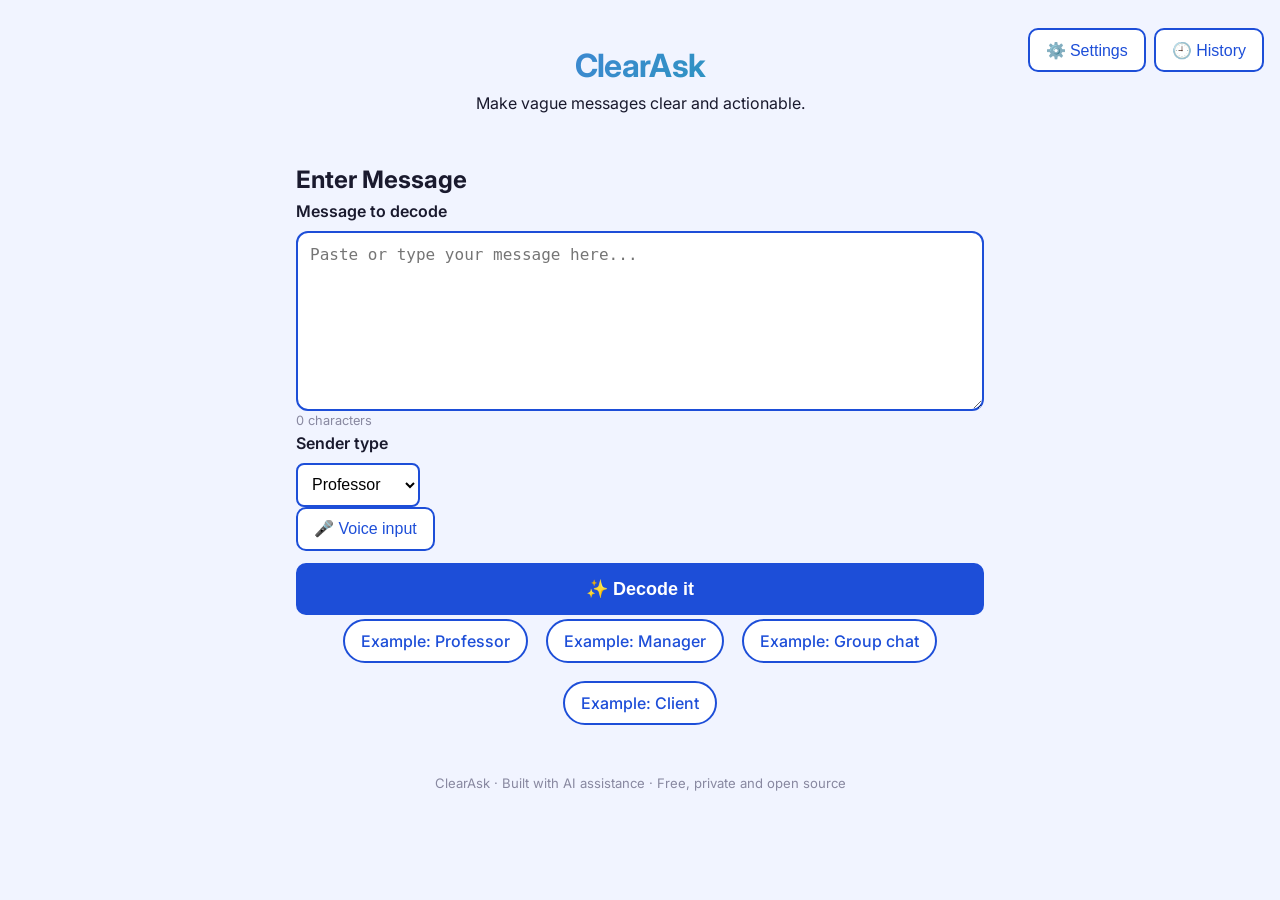
<file: index.html>
<!DOCTYPE html>
<html lang="en">
<head>
  <meta charset="UTF-8" />
  <meta name="viewport" content="width=device-width, initial-scale=1.0" />
  <title>ClearAsk – Decode Vague Instructions</title>
  <link rel="stylesheet" href="style.css" />
  <style>
    /* Ensure 44px touch targets for important buttons if not covered by CSS */
    .touch-target { min-height: 44px; min-width: 44px; display: inline-flex; align-items: center; justify-content: center; }
  </style>
</head>
<body>
  <!-- Skip link for keyboard users -->
  <a href="#main-content" class="skip-link">Skip to main content</a>

  <header class="app-header" role="banner">
    <h1>ClearAsk</h1>
    <p>Make vague messages clear and actionable.</p>
    <div class="header-actions" role="toolbar" aria-label="Global actions">
      <button id="settings-btn" class="touch-target" aria-label="Open settings" title="Open settings (S)" type="button">⚙️ Settings</button>
      <button id="history-btn" class="touch-target" aria-label="Open history" title="Open history (H)" type="button">🕘 History</button>
    </div>
  </header>

  <main id="main-content" class="app" role="main">
    <!-- Input Screen -->
    <section id="input-screen" class="screen" aria-labelledby="input-screen-title" tabindex="-1">
      <h2 id="input-screen-title">Enter Message</h2>
      <label for="message-input" class="visually-hidden">Message to decode</label>
      <textarea id="message-input" class="touch-target" rows="6" placeholder="Paste or type your message here..." aria-describedby="char-count"></textarea>
      <div id="char-count" class="char-count" aria-live="polite">0 characters</div>

      <label for="sender-type" class="visually-hidden">Sender type</label>
      <select id="sender-type" class="touch-target" aria-label="Sender type">
        <option value="teacher" selected>Professor</option>
        <option value="manager">Manager</option>
        <option value="group">Group chat</option>
        <option value="client">Client</option>
      </select>

      <div class="input-actions">
        <button id="voice-input-btn" class="touch-target" aria-label="Voice input" title="Voice input (V)">🎤 Voice input</button>
        <button id="decode-btn" class="touch-target" aria-label="Decode it" title="Decode it (Enter)">✨ Decode it</button>
      </div>

      <div class="example-buttons" role="group" aria-label="Load example messages">
        <button class="example-btn touch-target" data-example="professor">Example: Professor</button>
        <button class="example-btn touch-target" data-example="manager">Example: Manager</button>
        <button class="example-btn touch-target" data-example="group">Example: Group chat</button>
        <button class="example-btn touch-target" data-example="client">Example: Client</button>
      </div>
    </section>

    <!-- Results Screen (hidden initially) -->
    <section id="results-screen" class="screen" aria-labelledby="results-screen-title" hidden aria-hidden="true" tabindex="-1">
      <h2 id="results-screen-title">Analysis Results</h2>
      <button id="back-btn" class="touch-target" aria-label="Back to input" title="Back (Esc)">← Back</button>
      <button id="read-all-btn" class="touch-target" aria-label="Read all results aloud" title="Read all (R)">🔊 Read all</button>

      <div id="ai-banner" class="ai-banner" role="status" hidden></div>

      <div class="result-section" id="clarity-section" role="region" aria-labelledby="clarity-section-title">
        <h3 id="clarity-section-title" class="section-title"><span class="section-title-icon">🟢</span>Clarity</h3>
        <div id="clarity-score" class="clarity-badge" role="status"></div>
      </div>

      <div class="result-section" id="highlight-section" role="region" aria-labelledby="highlight-section-title">
        <h3 id="highlight-section-title" class="section-title"><span class="section-title-icon">🔎</span>Highlights</h3>
        <div id="highlighted-text" class="highlighted-message"></div>
      </div>

      <div class="result-section" id="missing-section" role="region" aria-labelledby="missing-section-title">
        <h3 id="missing-section-title" class="section-title"><span class="section-title-icon">⚠️</span>Missing Information</h3>
        <div id="missing-info"></div>
      </div>

      <div class="result-section" id="questions-section" role="region" aria-labelledby="questions-section-title">
        <h3 id="questions-section-title" class="section-title"><span class="section-title-icon">❓</span>Clarifying Questions</h3>
        <div id="clarifying-questions"></div>
      </div>

      <div class="result-section" id="messages-section" role="region" aria-labelledby="messages-section-title">
        <h3 id="messages-section-title" class="section-title"><span class="section-title-icon">💬</span>Message Writer</h3>
        <div id="message-writer"></div>
      </div>

      <div class="result-section" id="assumptions-section" role="region" aria-labelledby="assumptions-section-title">
        <h3 id="assumptions-section-title" class="section-title"><span class="section-title-icon">🧩</span>Safe Assumptions</h3>
        <div id="safe-assumptions"></div>
      </div>

      <div class="result-section" id="simplify-section" role="region" aria-labelledby="simplify-section-title">
        <h3 id="simplify-section-title" class="section-title"><span class="section-title-icon">🛠️</span>Simplify Mode</h3>
        <div id="simplified-view"></div>
      </div>
    </section>

    <!-- Settings Panel (sidebar) -->
    <aside id="settings-panel" class="side-panel" role="dialog" aria-labelledby="settings-panel-title" hidden aria-hidden="true">
      <div class="panel-header">
        <h2 id="settings-panel-title">Settings</h2>
        <button id="settings-close" class="touch-target" aria-label="Close settings" title="Close (Esc)">✖️</button>
      </div>
      <div class="panel-content">
        <div class="settings-group">
          <label for="theme-select">Theme</label>
          <select id="theme-select" class="settings-select" aria-label="Select theme">
            <option value="light">Light</option>
            <option value="dark">Dark</option>
            <option value="high-contrast">High contrast</option>
            <option value="calm">Calm</option>
          </select>
        </div>
        <div class="settings-group">
          <label class="settings-checkbox">
            <input type="checkbox" id="dyslexia-font" /> Dyslexia‑friendly font
          </label>
        </div>
        <div class="settings-group">
          <label for="font-size">Font size: <span id="font-size-value">100%</span></label>
          <input type="range" id="font-size" class="settings-range" min="80" max="150" value="100" />
        </div>
        <div class="settings-group">
          <label for="line-spacing">Line spacing: <span id="line-spacing-value">1.6</span></label>
          <input type="range" id="line-spacing" class="settings-range" min="1" max="2" step="0.1" value="1.6" />
        </div>
        <div class="settings-group">
          <label class="settings-checkbox">
            <input type="checkbox" id="reduced-motion" /> Reduced motion
          </label>
        </div>
        <div class="settings-group" hidden>
          <label class="settings-checkbox">
            <input type="checkbox" id="use-ai-toggle" /> Use AI (requires API key)
          </label>
          <div id="api-key-group" class="api-key-group" hidden>
            <label for="api-key-input">OpenAI API key</label>
            <input type="password" id="api-key-input" class="api-key-input" placeholder="sk-…" autocomplete="off" />
            <p class="api-key-note">Your key is stored only in this browser's localStorage.</p>
          </div>
        </div>
      </div>
    </aside>

    <!-- History Panel (sidebar) -->
    <aside id="history-panel" class="side-panel" role="dialog" aria-labelledby="history-panel-title" hidden aria-hidden="true">
      <div class="panel-header">
        <h2 id="history-panel-title">History</h2>
        <button id="history-close" class="touch-target" aria-label="Close history" title="Close (Esc)">✖️</button>
      </div>
      <div class="panel-content">
        <div class="history-actions">
          <button id="export-btn" class="history-action-btn" aria-label="Export history" title="Export (E)">⬇️ Export</button>
          <button id="import-btn" class="history-action-btn" aria-label="Import history" title="Import (I)">⬆️ Import</button>
          <button id="clear-history-btn" class="history-action-btn danger" aria-label="Clear all history" title="Clear (Del)">🗑️ Clear All</button>
        </div>
        <div id="history-list" class="history-list" role="list"></div>
        <span id="history-badge" class="badge" hidden aria-live="polite"></span>
      </div>
    </aside>

    <!-- Overlay used for side panels -->
    <div id="panel-overlay" class="panel-overlay" hidden aria-hidden="true"></div>

    <!-- ARIA live region for announcements -->
    <div id="sr-announcer" class="sr-announcer" aria-live="assertive" aria-atomic="true" style="position: absolute; width: 1px; height: 1px; overflow: hidden; clip: rect(0 0 0 0);"></div>
  </main>

  <footer class="app-footer" role="contentinfo">
    <p>ClearAsk · Built with AI assistance · Free, private and open source</p>
  </footer>

  <script type="module" src="js/app.js"></script>
</body>
</html>
</file>
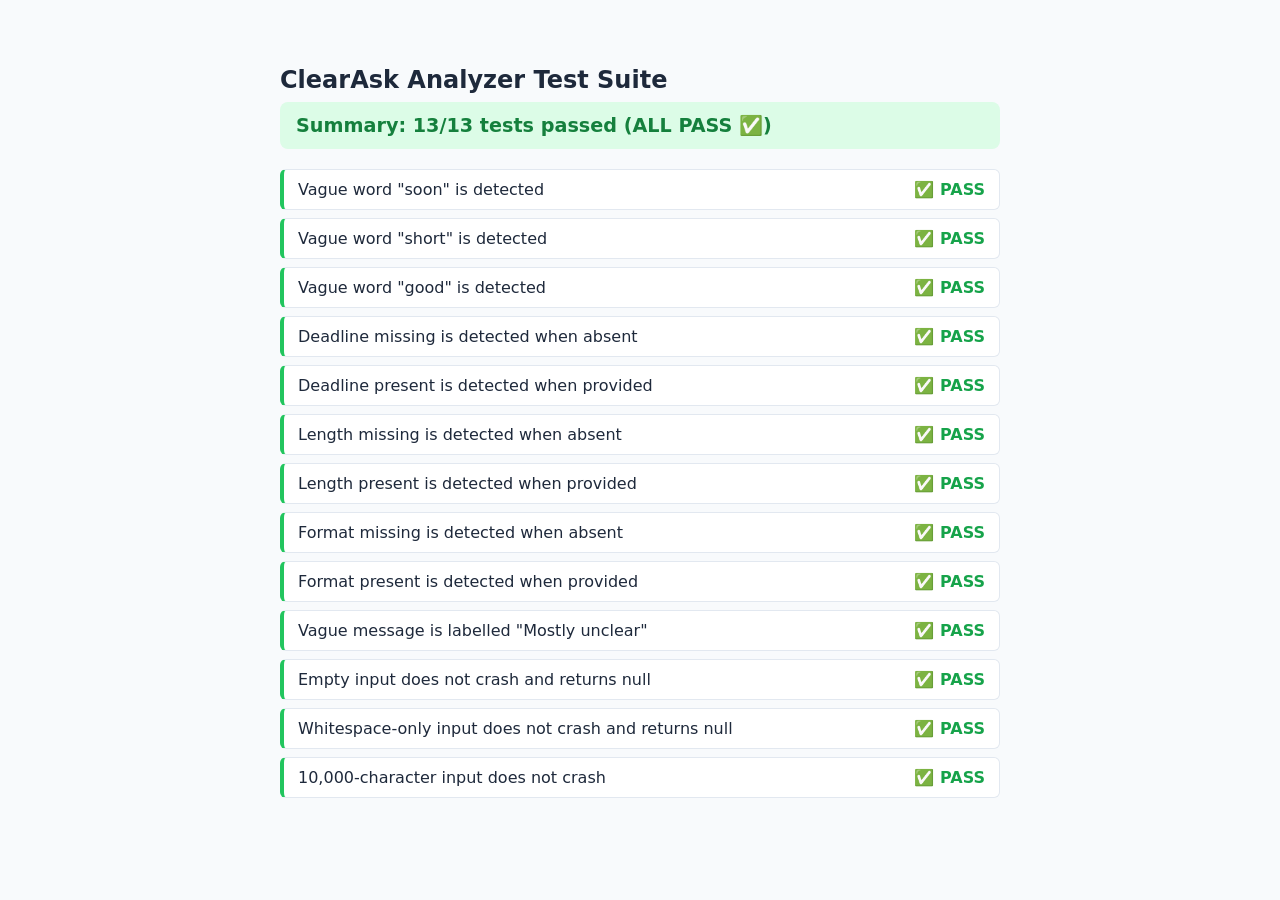
<file: test.html>
<!DOCTYPE html>
<html lang="en">
<head>
  <meta charset="UTF-8" />
  <meta name="viewport" content="width=device-width, initial-scale=1.0" />
  <title>ClearAsk Analyzer Tests</title>
  <style>
    body { font-family: system-ui, -apple-system, sans-serif; max-width: 720px; margin: 30px auto; padding: 20px; background: #f8fafc; color: #1e293b; }
    h1 { font-size: 1.5rem; margin-bottom: 8px; }
    .summary { font-size: 1.2rem; font-weight: bold; padding: 12px 16px; border-radius: 8px; margin-bottom: 20px; }
    .summary.all-pass { background: #dcfce7; color: #15803d; }
    .summary.has-fail { background: #fee2e2; color: #b91c1c; }
    .test-list { list-style: none; padding: 0; }
    .test-item { padding: 10px 14px; margin-bottom: 8px; border-radius: 6px; background: #ffffff; border: 1px solid #e2e8f0; display: flex; justify-content: space-between; align-items: center; }
    .test-pass { border-left: 4px solid #22c55e; }
    .test-fail { border-left: 4px solid #ef4444; }
    .badge-pass { color: #16a34a; font-weight: bold; }
    .badge-fail { color: #dc2626; font-weight: bold; }
  </style>
</head>
<body>
  <h1>ClearAsk Analyzer Test Suite</h1>
  <div id="summary" class="summary">Running tests…</div>
  <ul id="test-results" class="test-list"></ul>

  <script type="module">
    import { analyze } from "./js/analyzer.js";

    const results = [];

    function test(name, fn) {
      try {
        const passed = fn();
        results.push({ name, passed: Boolean(passed), error: null });
      } catch (err) {
        results.push({ name, passed: false, error: err.message });
      }
    }

    // 1. Vague word "soon" is detected
    test('Vague word "soon" is detected', () => {
      const res = analyze("Please send this soon.");
      return res && res.vagueMatches.some(m => m.word.toLowerCase() === "soon");
    });

    // 2. Vague word "short" is detected
    test('Vague word "short" is detected', () => {
      const res = analyze("Write a short document for the team.");
      return res && res.vagueMatches.some(m => m.word.toLowerCase() === "short");
    });

    // 3. Vague word "good" is detected
    test('Vague word "good" is detected', () => {
      const res = analyze("It should be of good quality.");
      return res && res.vagueMatches.some(m => m.label === "good" || m.word.toLowerCase().includes("good"));
    });

    // 4. Missing deadline is flagged
    test("Deadline missing is detected when absent", () => {
      const res = analyze("Write a report for the client.");
      const deadline = res.missingInfo.find(i => i.id === "deadline");
      return deadline && !deadline.found;
    });

    // 5. Present deadline is detected
    test("Deadline present is detected when provided", () => {
      const res = analyze("Please submit the report by Friday at 5pm.");
      const deadline = res.missingInfo.find(i => i.id === "deadline");
      return deadline && deadline.found;
    });

    // 6. Missing length is flagged
    test("Length missing is detected when absent", () => {
      const res = analyze("Please submit your essay soon.");
      const len = res.missingInfo.find(i => i.id === "length");
      return len && !len.found;
    });

    // 7. Present length is detected
    test("Length present is detected when provided", () => {
      const res = analyze("Submit a 500 words summary.");
      const len = res.missingInfo.find(i => i.id === "length");
      return len && len.found;
    });

    // 8. Missing format is flagged
    test("Format missing is detected when absent", () => {
      const res = analyze("Send over the notes soon.");
      const fmt = res.missingInfo.find(i => i.id === "format");
      return fmt && !fmt.found;
    });

    // 9. Present format is detected
    test("Format present is detected when provided", () => {
      const res = analyze("Upload the assignment as a PDF file.");
      const fmt = res.missingInfo.find(i => i.id === "format");
      return fmt && fmt.found;
    });

    // 10. Vague message is labelled Mostly unclear
    test('Vague message is labelled "Mostly unclear"', () => {
      const res = analyze("Please write a short essay about a relevant topic soon. Make it good quality.");
      return res && res.clarityLabel === "Mostly unclear";
    });

    // 11. Empty input does not crash
    test("Empty input does not crash and returns null", () => {
      const res1 = analyze("");
      const res2 = analyze(null);
      return res1 === null && res2 === null;
    });

    // 12. Whitespace-only input does not crash
    test("Whitespace-only input does not crash and returns null", () => {
      const res = analyze("     \n\t   ");
      return res === null;
    });

    // 13. 10,000-character input does not crash
    test("10,000-character input does not crash", () => {
      const longText = "Please write a short report soon. ".repeat(300);
      const res = analyze(longText);
      return res && res.vagueMatches.length > 0;
    });

    // Render results
    const listEl = document.getElementById("test-results");
    const summaryEl = document.getElementById("summary");
    let passedCount = 0;

    results.forEach(r => {
      if (r.passed) passedCount++;
      const li = document.createElement("li");
      li.className = "test-item " + (r.passed ? "test-pass" : "test-fail");
      li.innerHTML = `<span>${r.name}</span> <span class="${r.passed ? 'badge-pass' : 'badge-fail'}">${r.passed ? '✅ PASS' : '❌ FAIL'}</span>`;
      listEl.appendChild(li);
    });

    const total = results.length;
    const allPassed = passedCount === total;
    summaryEl.className = "summary " + (allPassed ? "all-pass" : "has-fail");
    summaryEl.textContent = `Summary: ${passedCount}/${total} tests passed (${allPassed ? 'ALL PASS ✅' : 'FAILURES DETECTED ❌'})`;
  </script>
</body>
</html>
</file>
<file: style.css>
/*
 * style.css — ClearAsk styles
 *
 * Design principles:
 *   - Calm, friendly, non-judgmental
 *   - WCAG AA contrast, 44px touch targets
 *   - Mobile-first responsive
 *   - Theming via CSS custom properties
 *   - Visible focus rings, never rely on color alone
 */

/* ── Fonts ────────────────────────────────────────────────── */

@import url("https://fonts.googleapis.com/css2?family=Inter:wght@400;500;600;700&display=swap");

@font-face {
  font-family: "OpenDyslexic";
  src: url("https://cdn.jsdelivr.net/npm/open-dyslexic@1.0.3/woff/OpenDyslexic-Regular.woff") format("woff");
  font-weight: 400;
  font-display: swap;
}

@font-face {
  font-family: "OpenDyslexic";
  src: url("https://cdn.jsdelivr.net/npm/open-dyslexic@1.0.3/woff/OpenDyslexic-Bold.woff") format("woff");
  font-weight: 700;
  font-display: swap;
}

/* ── Theme Variables ──────────────────────────────────────── */

:root {
  /* Light theme (default) */
  --bg-primary: #f0f2ff;
  --bg-secondary: #e8ecff;
  --surface: #ffffff;
  --surface-hover: #f5f6ff;
  --text-primary: #1a1a2e;
  --text-secondary: #555770;
  --text-tertiary: #8888a0;
  --accent: #6C63FF;
  --accent-hover: #5A52D5;
  --accent-light: #ededff;
  --accent-text: #ffffff;
  --success: #00B894;
  --success-bg: #e6f9f3;
  --warning: #e17055;
  --warning-bg: #fff0ec;
  --info: #0984e3;
  --info-bg: #e8f4fd;
  --border: #dfe1f0;
  --border-strong: #c0c4e0;
  --shadow-sm: 0 1px 3px rgba(108, 99, 255, 0.06);
  --shadow-md: 0 4px 16px rgba(108, 99, 255, 0.08);
  --shadow-lg: 0 8px 32px rgba(108, 99, 255, 0.12);
  --radius-sm: 8px;
  --radius-md: 14px;
  --radius-lg: 20px;
  --radius-full: 100px;
  --transition: 0.25s cubic-bezier(0.4, 0, 0.2, 1);

  /* Highlight colors */
  --hl-time: #6C63FF;
  --hl-time-bg: #ededff;
  --hl-quantity: #e17055;
  --hl-quantity-bg: #fff0ec;
  --hl-quality: #00b894;
  --hl-quality-bg: #e6f9f3;
  --hl-scope: #0984e3;
  --hl-scope-bg: #e8f4fd;
  --hl-hedging: #d63031;
  --hl-hedging-bg: #ffe5e5;
  --hl-filler: #636e72;
  --hl-filler-bg: #f0f0f0;

  /* User overrides */
  --user-font-size: 100%;
  --user-line-height: 1.6;

  /* Font */
  --font-body: "Inter", system-ui, -apple-system, sans-serif;
}

/* ── Dark Theme ───────────────────────────────────────────── */

[data-theme="dark"] {
  --bg-primary: #0f0f1a;
  --bg-secondary: #16162a;
  --surface: #1e1e38;
  --surface-hover: #28284a;
  --text-primary: #e8e8f0;
  --text-secondary: #a0a0c0;
  --text-tertiary: #707090;
  --accent: #8b83ff;
  --accent-hover: #a09aff;
  --accent-light: #2a2850;
  --accent-text: #ffffff;
  --success: #55efc4;
  --success-bg: #1a3a30;
  --warning: #ff7675;
  --warning-bg: #3a1a1a;
  --info: #74b9ff;
  --info-bg: #1a2a3a;
  --border: #30305a;
  --border-strong: #4a4a7a;
  --shadow-sm: 0 1px 3px rgba(0, 0, 0, 0.3);
  --shadow-md: 0 4px 16px rgba(0, 0, 0, 0.4);
  --shadow-lg: 0 8px 32px rgba(0, 0, 0, 0.5);
  --hl-time-bg: #2a2850;
  --hl-quantity-bg: #3a2020;
  --hl-quality-bg: #1a3a30;
  --hl-scope-bg: #1a2a3a;
  --hl-hedging-bg: #3a1a1a;
  --hl-filler-bg: #2a2a2a;
}

/* ── High Contrast Theme ──────────────────────────────────── */

[data-theme="high-contrast"] {
  --bg-primary: #000000;
  --bg-secondary: #0a0a0a;
  --surface: #000000;
  --surface-hover: #1a1a1a;
  --text-primary: #ffffff;
  --text-secondary: #e0e0e0;
  --text-tertiary: #c0c0c0;
  --accent: #ffff00;
  --accent-hover: #ffff66;
  --accent-light: #333300;
  --accent-text: #000000;
  --success: #00ff00;
  --success-bg: #003300;
  --warning: #ff4444;
  --warning-bg: #440000;
  --info: #00ccff;
  --info-bg: #002233;
  --border: #ffffff;
  --border-strong: #ffffff;
  --shadow-sm: 0 0 0 1px #fff;
  --shadow-md: 0 0 0 2px #fff;
  --shadow-lg: 0 0 0 3px #fff;
  --hl-time: #ffff00;
  --hl-time-bg: #333300;
  --hl-quantity: #ff6600;
  --hl-quantity-bg: #331a00;
  --hl-quality: #00ff00;
  --hl-quality-bg: #003300;
  --hl-scope: #00ccff;
  --hl-scope-bg: #002233;
  --hl-hedging: #ff4444;
  --hl-hedging-bg: #440000;
  --hl-filler: #cc99ff;
  --hl-filler-bg: #220044;
}

/* ── Calm Theme ───────────────────────────────────────────── */

[data-theme="calm"] {
  --bg-primary: #f5f0eb;
  --bg-secondary: #ece5dc;
  --surface: #fffdf8;
  --surface-hover: #f8f4ee;
  --text-primary: #3d3d3d;
  --text-secondary: #6b6b5e;
  --text-tertiary: #9a9a8c;
  --accent: #7B8F6B;
  --accent-hover: #698060;
  --accent-light: #e8efe0;
  --accent-text: #ffffff;
  --success: #7B8F6B;
  --success-bg: #e8efe0;
  --warning: #c5874f;
  --warning-bg: #faebd7;
  --info: #6b8fa0;
  --info-bg: #e0eff5;
  --border: #d8d0c4;
  --border-strong: #c0b8a8;
  --shadow-sm: 0 1px 3px rgba(100, 80, 50, 0.06);
  --shadow-md: 0 4px 16px rgba(100, 80, 50, 0.08);
  --shadow-lg: 0 8px 32px rgba(100, 80, 50, 0.12);
  --hl-time: #7B8F6B;
  --hl-time-bg: #e8efe0;
  --hl-quantity: #c5874f;
  --hl-quantity-bg: #faebd7;
  --hl-quality: #6b8fa0;
  --hl-quality-bg: #e0eff5;
  --hl-scope: #a07b5f;
  --hl-scope-bg: #f0e0d0;
  --hl-hedging: #b06060;
  --hl-hedging-bg: #f0e0e0;
  --hl-filler: #8a8a7a;
  --hl-filler-bg: #eeeedf;
}

/* ── Dyslexia Font ────────────────────────────────────────── */

.dyslexia-font {
  --font-body: "OpenDyslexic", "Inter", system-ui, sans-serif;
}

/* ── Reduced Motion ───────────────────────────────────────── */

.reduced-motion,
.reduced-motion * {
  animation-duration: 0.01ms !important;
  transition-duration: 0.01ms !important;
}

/* ── Base Reset & Typography ──────────────────────────────── */

*, *::before, *::after {
  box-sizing: border-box;
  margin: 0;
  padding: 0;
}

html {
  font-size: var(--user-font-size);
  scroll-behavior: smooth;
}

body {
  font-family: var(--font-body);
  background: var(--bg-primary);
  color: var(--text-primary);
  line-height: var(--user-line-height);
  min-height: 100vh;
  -webkit-font-smoothing: antialiased;
  -moz-osx-font-smoothing: grayscale;
  overflow-x: hidden;
}

/* ── Skip Link ────────────────────────────────────────────── */

.skip-link {
  position: absolute;
  top: -100px;
  left: 50%;
  transform: translateX(-50%);
  background: var(--accent);
  color: var(--accent-text);
  padding: 12px 24px;
  border-radius: var(--radius-sm);
  font-weight: 600;
  z-index: 10000;
  text-decoration: none;
  transition: top var(--transition);
}

.skip-link:focus {
  top: 12px;
}

/* ── Focus Styles ─────────────────────────────────────────── */

:focus-visible {
  outline: 3px solid var(--accent);
  outline-offset: 3px;
  border-radius: 2px;
}

/* ── Screen Reader Only ───────────────────────────────────── */

.sr-only {
  position: absolute;
  width: 1px;
  height: 1px;
  padding: 0;
  margin: -1px;
  overflow: hidden;
  clip: rect(0, 0, 0, 0);
  white-space: nowrap;
  border: 0;
}

/* ── Background Decoration ────────────────────────────────── */

.bg-decoration {
  position: fixed;
  top: 0;
  left: 0;
  width: 100%;
  height: 100%;
  pointer-events: none;
  z-index: -1;
  overflow: hidden;
}

.bg-blob {
  position: absolute;
  border-radius: 50%;
  filter: blur(80px);
  opacity: 0.12;
  animation: float 20s ease-in-out infinite;
}

.bg-blob:nth-child(1) {
  width: 500px;
  height: 500px;
  background: var(--accent);
  top: -200px;
  right: -100px;
  animation-delay: -5s;
}

.bg-blob:nth-child(2) {
  width: 400px;
  height: 400px;
  background: var(--success);
  bottom: -150px;
  left: -100px;
  animation-delay: -10s;
}

.bg-blob:nth-child(3) {
  width: 300px;
  height: 300px;
  background: var(--info);
  top: 40%;
  right: 30%;
  animation-delay: -15s;
}

@keyframes float {
  0%, 100% { transform: translate(0, 0) scale(1); }
  33% { transform: translate(30px, -30px) scale(1.05); }
  66% { transform: translate(-20px, 20px) scale(0.95); }
}

/* ── App Container ────────────────────────────────────────── */

.app {
  max-width: 860px;
  margin: 0 auto;
  padding: 16px;
  position: relative;
}

/* ── Header ───────────────────────────────────────────────── */

.app-header {
  text-align: center;
  padding: 28px 16px 20px;
  position: relative;
}

.logo {
  display: inline-flex;
  align-items: center;
  gap: 10px;
  margin-bottom: 8px;
}

.logo-icon {
  font-size: 2rem;
  display: flex;
  align-items: center;
  justify-content: center;
  width: 52px;
  height: 52px;
  background: linear-gradient(135deg, var(--accent), var(--accent-hover));
  border-radius: var(--radius-md);
  color: var(--accent-text);
  box-shadow: var(--shadow-md);
}

.app-header h1 {
  font-size: 2rem;
  font-weight: 700;
  background: linear-gradient(135deg, var(--accent), var(--success));
  -webkit-background-clip: text;
  -webkit-text-fill-color: transparent;
  background-clip: text;
  letter-spacing: -0.02em;
}

.tagline {
  color: var(--text-secondary);
  font-size: 0.95rem;
  max-width: 440px;
  margin: 4px auto 0;
}

.header-actions {
  position: absolute;
  top: 28px;
  right: 16px;
  display: flex;
  gap: 8px;
}

.icon-btn {
  display: inline-flex;
  align-items: center;
  justify-content: center;
  width: 44px;
  height: 44px;
  border: 2px solid var(--border);
  border-radius: var(--radius-sm);
  background: var(--surface);
  color: var(--text-secondary);
  cursor: pointer;
  font-size: 1.15rem;
  transition: all var(--transition);
  position: relative;
}

.icon-btn:hover, .icon-btn:focus-visible {
  border-color: var(--accent);
  color: var(--accent);
  background: var(--accent-light);
}

.header-badge {
  position: absolute;
  top: -6px;
  right: -6px;
  background: var(--accent);
  color: var(--accent-text);
  font-size: 0.65rem;
  font-weight: 700;
  min-width: 18px;
  height: 18px;
  border-radius: var(--radius-full);
  display: flex;
  align-items: center;
  justify-content: center;
  padding: 0 4px;
}

/* ── Card ─────────────────────────────────────────────────── */

.card {
  background: var(--surface);
  border: 1px solid var(--border);
  border-radius: var(--radius-lg);
  padding: 28px 24px;
  box-shadow: var(--shadow-md);
  transition: box-shadow var(--transition);
}

.card:hover {
  box-shadow: var(--shadow-lg);
}

/* ── Input Screen ─────────────────────────────────────────── */

.input-label {
  display: block;
  font-size: 1.1rem;
  font-weight: 600;
  margin-bottom: 10px;
  color: var(--text-primary);
}

.input-label-hint {
  display: block;
  font-size: 0.85rem;
  font-weight: 400;
  color: var(--text-secondary);
  margin-top: 2px;
}

.message-textarea {
  width: 100%;
  min-height: 160px;
  padding: 16px;
  border: 2px solid var(--border);
  border-radius: var(--radius-md);
  font-family: var(--font-body);
  font-size: 1rem;
  line-height: var(--user-line-height);
  color: var(--text-primary);
  background: var(--bg-primary);
  resize: vertical;
  transition: border-color var(--transition), box-shadow var(--transition);
}

.message-textarea:focus {
  outline: none;
  border-color: var(--accent);
  box-shadow: 0 0 0 4px var(--accent-light);
}

.input-controls {
  display: flex;
  flex-wrap: wrap;
  gap: 10px;
  margin-top: 14px;
  align-items: center;
}

.sender-select {
  flex: 1;
  min-width: 180px;
  padding: 10px 16px;
  border: 2px solid var(--border);
  border-radius: var(--radius-sm);
  font-family: var(--font-body);
  font-size: 0.9rem;
  color: var(--text-primary);
  background: var(--surface);
  cursor: pointer;
  min-height: 44px;
  transition: border-color var(--transition);
}

.sender-select:focus {
  outline: none;
  border-color: var(--accent);
  box-shadow: 0 0 0 4px var(--accent-light);
}

.voice-btn {
  display: inline-flex;
  align-items: center;
  gap: 6px;
  padding: 10px 18px;
  border: 2px solid var(--border);
  border-radius: var(--radius-sm);
  background: var(--surface);
  color: var(--text-secondary);
  font-family: var(--font-body);
  font-size: 0.9rem;
  cursor: pointer;
  min-height: 44px;
  transition: all var(--transition);
}

.voice-btn:hover, .voice-btn:focus-visible {
  border-color: var(--accent);
  color: var(--accent);
}

.voice-btn.listening {
  border-color: var(--warning);
  color: var(--warning);
  animation: pulse-border 1.5s ease-in-out infinite;
}

@keyframes pulse-border {
  0%, 100% { box-shadow: 0 0 0 0 rgba(225, 112, 85, 0.4); }
  50% { box-shadow: 0 0 0 6px rgba(225, 112, 85, 0); }
}

.char-count {
  color: var(--text-tertiary);
  font-size: 0.8rem;
  margin-left: auto;
}

/* ── Primary Button ───────────────────────────────────────── */

.btn-primary {
  display: inline-flex;
  align-items: center;
  justify-content: center;
  gap: 8px;
  width: 100%;
  padding: 16px 32px;
  margin-top: 20px;
  background: linear-gradient(135deg, var(--accent), var(--accent-hover));
  color: var(--accent-text);
  border: none;
  border-radius: var(--radius-md);
  font-family: var(--font-body);
  font-size: 1.15rem;
  font-weight: 700;
  cursor: pointer;
  min-height: 56px;
  transition: all var(--transition);
  box-shadow: 0 4px 16px rgba(108, 99, 255, 0.3);
  letter-spacing: 0.01em;
}

.btn-primary:hover, .btn-primary:focus-visible {
  transform: translateY(-2px);
  box-shadow: 0 6px 24px rgba(108, 99, 255, 0.4);
}

.btn-primary:active {
  transform: translateY(0);
  box-shadow: 0 2px 8px rgba(108, 99, 255, 0.3);
}

.btn-primary:disabled {
  opacity: 0.7;
  cursor: not-allowed;
  transform: none;
}

/* ── Spinner ──────────────────────────────────────────────── */

.spinner {
  display: inline-block;
  width: 20px;
  height: 20px;
  border: 3px solid var(--accent-text);
  border-top-color: transparent;
  border-radius: 50%;
  animation: spin 0.8s linear infinite;
}

@keyframes spin {
  to { transform: rotate(360deg); }
}

/* ── Examples Section ─────────────────────────────────────── */

.examples-section {
  margin-top: 24px;
  text-align: center;
}

.examples-label {
  font-size: 0.9rem;
  color: var(--text-secondary);
  margin-bottom: 12px;
}

.example-buttons {
  display: flex;
  flex-wrap: wrap;
  gap: 10px;
  justify-content: center;
}

.example-btn {
  display: inline-flex;
  align-items: center;
  gap: 6px;
  padding: 10px 20px;
  border: 2px solid var(--border);
  border-radius: var(--radius-full);
  background: var(--surface);
  color: var(--text-secondary);
  font-family: var(--font-body);
  font-size: 0.88rem;
  font-weight: 500;
  cursor: pointer;
  min-height: 44px;
  transition: all var(--transition);
}

.example-btn:hover, .example-btn:focus-visible {
  border-color: var(--accent);
  color: var(--accent);
  background: var(--accent-light);
  transform: translateY(-1px);
}

/* ── Encouragement Banner ─────────────────────────────────── */

.encouragement {
  display: flex;
  align-items: center;
  gap: 12px;
  margin-top: 20px;
  padding: 14px 18px;
  background: var(--accent-light);
  border-radius: var(--radius-md);
  border-left: 4px solid var(--accent);
}

.encouragement-icon {
  font-size: 1.5rem;
  flex-shrink: 0;
}

.encouragement p {
  font-size: 0.9rem;
  color: var(--text-secondary);
  line-height: 1.5;
}

/* ── Results Screen ───────────────────────────────────────── */

.screen {
  outline: none;
}

.results-header {
  display: flex;
  align-items: center;
  gap: 12px;
  margin-bottom: 20px;
  flex-wrap: wrap;
}

.back-btn {
  display: inline-flex;
  align-items: center;
  gap: 6px;
  padding: 10px 20px;
  border: 2px solid var(--border);
  border-radius: var(--radius-sm);
  background: var(--surface);
  color: var(--text-secondary);
  font-family: var(--font-body);
  font-size: 0.9rem;
  cursor: pointer;
  min-height: 44px;
  transition: all var(--transition);
}

.back-btn:hover, .back-btn:focus-visible {
  border-color: var(--accent);
  color: var(--accent);
}

.read-all-btn {
  display: inline-flex;
  align-items: center;
  gap: 6px;
  padding: 10px 20px;
  border: 2px solid var(--border);
  border-radius: var(--radius-sm);
  background: var(--surface);
  color: var(--text-secondary);
  font-family: var(--font-body);
  font-size: 0.9rem;
  cursor: pointer;
  min-height: 44px;
  margin-left: auto;
  transition: all var(--transition);
}

.read-all-btn:hover, .read-all-btn:focus-visible {
  border-color: var(--accent);
  color: var(--accent);
}

/* ── Section Tabs ─────────────────────────────────────────── */

.section-tabs {
  display: flex;
  flex-wrap: wrap;
  gap: 4px;
  margin-bottom: 20px;
  padding: 4px;
  background: var(--bg-secondary);
  border-radius: var(--radius-md);
  overflow-x: auto;
}

.section-tab {
  display: inline-flex;
  align-items: center;
  gap: 6px;
  padding: 10px 16px;
  border: none;
  border-radius: var(--radius-sm);
  background: transparent;
  color: var(--text-secondary);
  font-family: var(--font-body);
  font-size: 0.85rem;
  font-weight: 500;
  cursor: pointer;
  min-height: 44px;
  transition: all var(--transition);
  white-space: nowrap;
}

.section-tab:hover {
  color: var(--accent);
  background: var(--surface);
}

.section-tab.active {
  color: var(--accent);
  background: var(--surface);
  font-weight: 600;
  box-shadow: var(--shadow-sm);
}

/* ── Clarity Score ────────────────────────────────────────── */

#clarity-score {
  text-align: center;
  padding: 20px;
}

.clarity-badge {
  display: inline-flex;
  align-items: center;
  gap: 8px;
  padding: 10px 24px;
  border-radius: var(--radius-full);
  font-size: 1.1rem;
  font-weight: 700;
  letter-spacing: 0.01em;
}

.clarity-icon {
  font-size: 1.3rem;
}

.clarity-clear {
  background: var(--success-bg);
  color: var(--success);
  border: 2px solid var(--success);
}

.clarity-partly-clear {
  background: var(--info-bg);
  color: var(--info);
  border: 2px solid var(--info);
}

.clarity-mostly-unclear {
  background: var(--warning-bg);
  color: var(--warning);
  border: 2px solid var(--warning);
}

.clarity-description {
  margin-top: 10px;
  color: var(--text-secondary);
  font-size: 0.95rem;
}

/* ── Highlighted Text ─────────────────────────────────────── */

.highlight-summary {
  font-size: 0.9rem;
  color: var(--text-secondary);
  margin-bottom: 12px;
}

.highlighted-message {
  padding: 20px;
  background: var(--bg-primary);
  border: 1px solid var(--border);
  border-radius: var(--radius-md);
  line-height: 1.9;
  font-size: 1.05rem;
  white-space: pre-wrap;
  word-break: break-word;
}

.vague-highlight {
  background: var(--hl-time-bg);
  color: var(--hl-time);
  padding: 2px 6px;
  border-radius: 4px;
  cursor: pointer;
  text-decoration: underline;
  text-decoration-style: wavy;
  text-underline-offset: 3px;
  text-decoration-thickness: 2px;
  font-weight: 600;
  position: relative;
  transition: background var(--transition);
  display: inline;
}

/* Category-specific highlight colors */
.vague-highlight[data-category="time"] {
  background: var(--hl-time-bg);
  color: var(--hl-time);
  text-decoration-color: var(--hl-time);
}
.vague-highlight[data-category="quantity"] {
  background: var(--hl-quantity-bg);
  color: var(--hl-quantity);
  text-decoration-color: var(--hl-quantity);
}
.vague-highlight[data-category="quality"] {
  background: var(--hl-quality-bg);
  color: var(--hl-quality);
  text-decoration-color: var(--hl-quality);
}
.vague-highlight[data-category="scope"] {
  background: var(--hl-scope-bg);
  color: var(--hl-scope);
  text-decoration-color: var(--hl-scope);
}
.vague-highlight[data-category="hedging"] {
  background: var(--hl-hedging-bg);
  color: var(--hl-hedging);
  text-decoration-color: var(--hl-hedging);
}
.vague-highlight[data-category="filler"] {
  background: var(--hl-filler-bg);
  color: var(--hl-filler);
  text-decoration-color: var(--hl-filler);
}

.vague-highlight:hover, .vague-highlight:focus-visible {
  filter: brightness(0.92);
}

.vague-icon {
  margin-right: 2px;
  font-size: 0.85em;
}

/* ── Vague Word Tooltip ───────────────────────────────────── */

.vague-tooltip {
  position: absolute;
  top: calc(100% + 8px);
  left: 50%;
  transform: translateX(-50%);
  width: min(340px, 90vw);
  padding: 18px;
  background: var(--surface);
  border: 2px solid var(--border-strong);
  border-radius: var(--radius-md);
  box-shadow: var(--shadow-lg);
  z-index: 100;
  text-align: left;
  animation: tooltip-in 0.2s ease-out;
}

@keyframes tooltip-in {
  from {
    opacity: 0;
    transform: translateX(-50%) translateY(-4px);
  }
  to {
    opacity: 1;
    transform: translateX(-50%) translateY(0);
  }
}

.tooltip-close {
  position: absolute;
  top: 8px;
  right: 8px;
  width: 30px;
  height: 30px;
  border: none;
  background: transparent;
  color: var(--text-tertiary);
  font-size: 1.3rem;
  cursor: pointer;
  display: flex;
  align-items: center;
  justify-content: center;
  border-radius: 4px;
}

.tooltip-close:hover {
  color: var(--text-primary);
  background: var(--bg-primary);
}

.tooltip-title {
  font-weight: 700;
  font-size: 1rem;
  margin-bottom: 8px;
  color: var(--text-primary);
}

.tooltip-explanation {
  font-size: 0.9rem;
  color: var(--text-secondary);
  margin-bottom: 10px;
  line-height: 1.5;
  text-decoration: none;
}

.tooltip-interp-label {
  font-size: 0.8rem;
  font-weight: 600;
  color: var(--text-tertiary);
  margin-bottom: 4px;
  text-transform: uppercase;
  letter-spacing: 0.05em;
}

.tooltip-interps {
  list-style: none;
  padding: 0;
}

.tooltip-interps li {
  font-size: 0.9rem;
  color: var(--text-primary);
  padding: 6px 0;
  border-top: 1px solid var(--border);
  line-height: 1.4;
  text-decoration: none;
}

/* ── Info Checklist ────────────────────────────────────────── */

.checklist-summary {
  font-size: 0.9rem;
  color: var(--text-secondary);
  margin-bottom: 12px;
}

.info-checklist {
  list-style: none;
  padding: 0;
  display: grid;
  gap: 6px;
}

.info-item {
  display: flex;
  align-items: center;
  gap: 10px;
  padding: 12px 16px;
  border-radius: var(--radius-sm);
  font-size: 0.95rem;
  transition: background var(--transition);
}

.info-found {
  background: var(--success-bg);
}

.info-missing {
  background: var(--warning-bg);
  font-weight: 500;
}

.info-status {
  font-size: 1.1rem;
  flex-shrink: 0;
}

.info-icon {
  font-size: 1rem;
  flex-shrink: 0;
}

.found-detail {
  color: var(--text-tertiary);
  font-size: 0.85rem;
  font-style: italic;
}

/* ── Questions ────────────────────────────────────────────── */

.questions-intro, .no-questions {
  font-size: 0.9rem;
  color: var(--text-secondary);
  margin-bottom: 12px;
}

.questions-list {
  padding: 0;
  counter-reset: question;
  list-style: none;
}

.question-item {
  padding: 16px 20px;
  margin-bottom: 10px;
  background: var(--bg-primary);
  border: 1px solid var(--border);
  border-radius: var(--radius-md);
  counter-increment: question;
  position: relative;
  padding-left: 52px;
}

.question-item::before {
  content: counter(question);
  position: absolute;
  left: 16px;
  top: 16px;
  width: 28px;
  height: 28px;
  background: var(--accent);
  color: var(--accent-text);
  border-radius: 50%;
  display: flex;
  align-items: center;
  justify-content: center;
  font-size: 0.85rem;
  font-weight: 700;
}

.question-text {
  font-size: 1rem;
  font-weight: 500;
  color: var(--text-primary);
  margin-bottom: 6px;
}

.question-why {
  font-size: 0.85rem;
  color: var(--text-secondary);
  line-height: 1.4;
}

.why-label {
  font-weight: 600;
  color: var(--text-tertiary);
}

/* ── Message Writer ───────────────────────────────────────── */

.messages-intro {
  font-size: 0.9rem;
  color: var(--text-secondary);
  margin-bottom: 12px;
}

.tone-tabs {
  display: flex;
  gap: 4px;
  margin-bottom: 16px;
  padding: 4px;
  background: var(--bg-secondary);
  border-radius: var(--radius-sm);
}

.tone-tab {
  flex: 1;
  padding: 10px 16px;
  border: none;
  border-radius: 6px;
  background: transparent;
  color: var(--text-secondary);
  font-family: var(--font-body);
  font-size: 0.88rem;
  font-weight: 500;
  cursor: pointer;
  min-height: 44px;
  transition: all var(--transition);
}

.tone-tab:hover {
  color: var(--accent);
}

.tone-tab.active {
  background: var(--surface);
  color: var(--accent);
  font-weight: 600;
  box-shadow: var(--shadow-sm);
}

.tone-panel {
  display: none;
}

.tone-panel.active {
  display: block;
}

.message-textarea {
  width: 100%;
  min-height: 180px;
  padding: 16px;
  border: 2px solid var(--border);
  border-radius: var(--radius-md);
  font-family: var(--font-body);
  font-size: 0.95rem;
  line-height: 1.6;
  color: var(--text-primary);
  background: var(--bg-primary);
  resize: vertical;
  transition: border-color var(--transition);
}

.message-textarea:focus {
  outline: none;
  border-color: var(--accent);
  box-shadow: 0 0 0 4px var(--accent-light);
}

.message-actions {
  display: flex;
  gap: 8px;
  margin-top: 10px;
}

.copy-btn, .tts-btn {
  display: inline-flex;
  align-items: center;
  gap: 6px;
  padding: 10px 18px;
  border: 2px solid var(--border);
  border-radius: var(--radius-sm);
  background: var(--surface);
  color: var(--text-secondary);
  font-family: var(--font-body);
  font-size: 0.88rem;
  font-weight: 500;
  cursor: pointer;
  min-height: 44px;
  transition: all var(--transition);
}

.copy-btn:hover, .copy-btn:focus-visible,
.tts-btn:hover, .tts-btn:focus-visible {
  border-color: var(--accent);
  color: var(--accent);
  background: var(--accent-light);
}

/* ── Assumptions ──────────────────────────────────────────── */

.assumptions-intro, .no-assumptions {
  font-size: 0.9rem;
  color: var(--text-secondary);
  margin-bottom: 12px;
}

.assumptions-list {
  list-style: none;
  padding: 0;
}

.assumption-item {
  display: flex;
  flex-direction: column;
  gap: 4px;
  padding: 14px 18px;
  margin-bottom: 8px;
  background: var(--bg-primary);
  border: 1px solid var(--border);
  border-radius: var(--radius-sm);
  border-left: 4px solid var(--accent);
}

.assumption-label {
  font-size: 0.85rem;
  font-weight: 600;
  color: var(--text-tertiary);
}

.assumption-value {
  font-size: 0.95rem;
  color: var(--text-primary);
}

.assumptions-advice {
  margin-top: 16px;
  padding: 14px 18px;
  background: var(--accent-light);
  border-radius: var(--radius-md);
  font-size: 0.9rem;
  color: var(--text-secondary);
  line-height: 1.5;
}

/* ── Simplify Mode ────────────────────────────────────────── */

.simplify-toggle-wrapper {
  margin-bottom: 14px;
}

.simplify-toggle {
  display: inline-flex;
  align-items: center;
  gap: 8px;
  font-size: 0.9rem;
  color: var(--text-secondary);
  cursor: pointer;
  min-height: 44px;
}

.simplify-toggle input[type="checkbox"] {
  width: 20px;
  height: 20px;
  accent-color: var(--accent);
  cursor: pointer;
}

.simplify-content {
  display: grid;
  gap: 16px;
  transition: all var(--transition);
}

.simplify-content.side-by-side {
  grid-template-columns: 1fr 1fr;
}

.simplified-text, .original-text-side {
  padding: 18px;
  background: var(--bg-primary);
  border: 1px solid var(--border);
  border-radius: var(--radius-md);
}

.simplified-text h4, .original-text-side h4 {
  font-size: 0.85rem;
  text-transform: uppercase;
  letter-spacing: 0.05em;
  color: var(--text-tertiary);
  margin-bottom: 10px;
}

.simplified-text p, .original-text-side p {
  white-space: pre-wrap;
  line-height: 1.7;
}

/* ── AI Analysis Banner ──────────────────────────────────── */

.ai-banner {
  padding: 10px 16px;
  border-radius: 8px;
  font-size: 0.9rem;
  font-weight: 500;
  margin-bottom: 16px;
}

.ai-banner.ai-success {
  background: #e6f9e6;
  color: #1a7a1a;
  border: 1px solid #9ae69a;
}

.ai-banner.ai-fallback {
  background: #fff8e6;
  color: #7a5a00;
  border: 1px solid #e6d080;
}

/* ── Side Panels (Settings & History) ─────────────────────── */

.panel-overlay {
  position: fixed;
  inset: 0;
  background: rgba(0, 0, 0, 0.4);
  backdrop-filter: blur(4px);
  z-index: 900;
  opacity: 0;
  transition: opacity var(--transition);
  pointer-events: none;
}

.panel-overlay.open {
  opacity: 1;
  pointer-events: auto;
}

.side-panel {
  position: fixed;
  top: 0;
  right: -400px;
  width: min(380px, 90vw);
  height: 100vh;
  background: var(--surface);
  border-left: 1px solid var(--border);
  box-shadow: var(--shadow-lg);
  z-index: 1000;
  overflow-y: auto;
  transition: right var(--transition);
  padding: 24px;
}

.side-panel.open {
  right: 0;
}

.panel-header {
  display: flex;
  align-items: center;
  justify-content: space-between;
  margin-bottom: 24px;
  padding-bottom: 16px;
  border-bottom: 1px solid var(--border);
}

.panel-header h2 {
  font-size: 1.2rem;
  font-weight: 700;
  color: var(--text-primary);
}

.panel-close {
  width: 40px;
  height: 40px;
  border: none;
  background: transparent;
  color: var(--text-secondary);
  font-size: 1.5rem;
  cursor: pointer;
  display: flex;
  align-items: center;
  justify-content: center;
  border-radius: var(--radius-sm);
  transition: all var(--transition);
}

.panel-close:hover {
  background: var(--bg-primary);
  color: var(--text-primary);
}

/* ── Settings Form ────────────────────────────────────────── */

.settings-group {
  margin-bottom: 22px;
}

.settings-group label {
  display: block;
  font-size: 0.9rem;
  font-weight: 600;
  color: var(--text-primary);
  margin-bottom: 6px;
}

.settings-group .hint {
  font-size: 0.8rem;
  color: var(--text-tertiary);
  margin-bottom: 6px;
}

.settings-select {
  width: 100%;
  padding: 10px 14px;
  border: 2px solid var(--border);
  border-radius: var(--radius-sm);
  font-family: var(--font-body);
  font-size: 0.9rem;
  color: var(--text-primary);
  background: var(--bg-primary);
  min-height: 44px;
}

.settings-select:focus {
  outline: none;
  border-color: var(--accent);
}

.settings-range {
  width: 100%;
  height: 8px;
  -webkit-appearance: none;
  appearance: none;
  background: var(--border);
  border-radius: 4px;
  outline: none;
  margin-top: 4px;
}

.settings-range::-webkit-slider-thumb {
  -webkit-appearance: none;
  width: 24px;
  height: 24px;
  background: var(--accent);
  border-radius: 50%;
  cursor: pointer;
}

.settings-range::-moz-range-thumb {
  width: 24px;
  height: 24px;
  background: var(--accent);
  border-radius: 50%;
  cursor: pointer;
  border: none;
}

.range-value {
  display: inline-block;
  margin-left: 8px;
  font-size: 0.85rem;
  color: var(--text-tertiary);
  font-weight: 500;
}

.settings-checkbox {
  display: flex;
  align-items: center;
  gap: 10px;
  font-size: 0.9rem;
  font-weight: 500;
  color: var(--text-primary);
  cursor: pointer;
  min-height: 44px;
}

.settings-checkbox input[type="checkbox"] {
  width: 22px;
  height: 22px;
  accent-color: var(--accent);
  cursor: pointer;
  flex-shrink: 0;
}

.api-key-group {
  padding: 14px;
  background: var(--bg-primary);
  border: 1px solid var(--border);
  border-radius: var(--radius-sm);
  margin-top: 8px;
}

.api-key-input {
  width: 100%;
  padding: 10px 14px;
  border: 2px solid var(--border);
  border-radius: var(--radius-sm);
  font-family: var(--font-body);
  font-size: 0.85rem;
  color: var(--text-primary);
  background: var(--surface);
  min-height: 44px;
  margin-top: 6px;
}

.api-key-input:focus {
  outline: none;
  border-color: var(--accent);
}

.api-key-note {
  font-size: 0.78rem;
  color: var(--text-tertiary);
  margin-top: 6px;
  line-height: 1.4;
}

/* ── History List ─────────────────────────────────────────── */

.history-actions {
  display: flex;
  gap: 8px;
  margin-bottom: 16px;
  flex-wrap: wrap;
}

.history-action-btn {
  display: inline-flex;
  align-items: center;
  gap: 6px;
  padding: 8px 14px;
  border: 2px solid var(--border);
  border-radius: var(--radius-sm);
  background: var(--surface);
  color: var(--text-secondary);
  font-family: var(--font-body);
  font-size: 0.82rem;
  font-weight: 500;
  cursor: pointer;
  min-height: 40px;
  transition: all var(--transition);
}

.history-action-btn:hover {
  border-color: var(--accent);
  color: var(--accent);
}

.history-action-btn.danger:hover {
  border-color: var(--warning);
  color: var(--warning);
}

.history-empty {
  font-size: 0.9rem;
  color: var(--text-tertiary);
  text-align: center;
  padding: 24px;
}

.history-entry {
  padding: 14px;
  border: 1px solid var(--border);
  border-radius: var(--radius-sm);
  margin-bottom: 10px;
  background: var(--bg-primary);
  transition: background var(--transition);
}

.history-entry:hover {
  background: var(--surface-hover);
}

.history-entry-header {
  display: flex;
  justify-content: space-between;
  align-items: center;
  margin-bottom: 6px;
}

.history-date {
  font-size: 0.8rem;
  color: var(--text-tertiary);
}

.history-clarity {
  font-size: 0.72rem;
  padding: 3px 10px;
}

.history-preview {
  font-size: 0.88rem;
  color: var(--text-secondary);
  line-height: 1.4;
  margin-bottom: 8px;
}

.history-delete {
  display: inline-flex;
  align-items: center;
  gap: 4px;
  padding: 6px 12px;
  border: 1px solid var(--border);
  border-radius: 4px;
  background: transparent;
  color: var(--text-tertiary);
  font-size: 0.78rem;
  cursor: pointer;
  min-height: 32px;
  transition: all var(--transition);
}

.history-delete:hover {
  border-color: var(--warning);
  color: var(--warning);
}

/* ── Result Section Cards ─────────────────────────────────── */

.result-section {
  outline: none;
}

.result-section .card {
  margin-bottom: 0;
}

.section-title {
  font-size: 1rem;
  font-weight: 700;
  margin-bottom: 16px;
  color: var(--text-primary);
  display: flex;
  align-items: center;
  gap: 8px;
}

.section-title-icon {
  font-size: 1.2rem;
}

/* ── Footer ───────────────────────────────────────────────── */

.app-footer {
  text-align: center;
  padding: 28px 16px;
  color: var(--text-tertiary);
  font-size: 0.82rem;
  line-height: 1.6;
}

.app-footer a {
  color: var(--accent);
  text-decoration: none;
}

.app-footer a:hover {
  text-decoration: underline;
}

/* ── Responsive ───────────────────────────────────────────── */

@media (max-width: 600px) {
  .app {
    padding: 10px;
  }

  .app-header h1 {
    font-size: 1.5rem;
  }

  .header-actions {
    position: static;
    justify-content: center;
    margin-top: 12px;
  }

  .card {
    padding: 20px 16px;
  }

  .section-tabs {
    gap: 2px;
    padding: 3px;
  }

  .section-tab {
    padding: 8px 10px;
    font-size: 0.78rem;
  }

  .simplify-content.side-by-side {
    grid-template-columns: 1fr;
  }

  .results-header {
    flex-direction: column;
    align-items: flex-start;
  }

  .read-all-btn {
    margin-left: 0;
  }

  .tone-tabs {
    flex-direction: column;
  }
}

@media (min-width: 768px) {
  .app {
    padding: 24px;
  }

  .app-header {
    padding: 40px 24px 28px;
  }
}

/* ── Print Styles ─────────────────────────────────────────── */

@media print {
  .bg-decoration,
  .header-actions,
  .skip-link,
  .panel-overlay,
  .side-panel,
  .copy-btn,
  .tts-btn,
  .voice-btn,
  .back-btn,
  .read-all-btn,
  .example-buttons,
  .section-tabs {
    display: none !important;
  }

  .result-section {
    display: block !important;
  }

  .card {
    box-shadow: none;
    border: 1px solid #ccc;
  }

  body {
    background: white;
    color: black;
  }
}

/* ── Layout Overrides ─────────────────────────────────────── */
body { background:#f1f4ff; }
.app { max-width:720px !important; margin:0 auto !important; padding:16px !important; }
label { display:block !important; font-weight:600; margin-bottom:6px; }
#message-input { display:block !important; width:100% !important; min-height:180px !important; font-size:16px !important; padding:12px !important; border:2px solid #1d4ed8 !important; border-radius:12px !important; box-sizing:border-box !important; }
select, input[type="text"], input[type="password"] { min-height:44px !important; font-size:16px !important; border:2px solid #1d4ed8 !important; border-radius:8px !important; padding:6px 10px !important; background:#fff !important; }
button { min-height:44px !important; font-size:16px !important; border-radius:10px !important; cursor:pointer; padding:8px 16px !important; background:#fff !important; color:#1d4ed8 !important; border:2px solid #1d4ed8 !important; }
#decode-btn { background:#1d4ed8 !important; color:#fff !important; font-size:18px !important; font-weight:700 !important; min-height:52px !important; width:100% !important; margin-top:12px !important; }
#decode-btn:hover { background:#1e40af !important; }
button:focus-visible, select:focus-visible, textarea:focus-visible, input:focus-visible, a:focus-visible { outline:3px solid #f59e0b !important; outline-offset:2px !important; }
.example-btn { border-radius:9999px !important; margin:4px !important; }
.result-section, section.result-section { background:#fff !important; border:1px solid #cbd5e1 !important; border-radius:12px !important; padding:16px !important; margin-top:16px !important; }
@media (max-width:480px){ button { width:100%; } .example-btn { width:auto; } }

#highlighted-text, .highlighted-message, .highlight-summary, .highlight-hint { margin:0 !important; padding:8px 0 !important; min-height:0 !important; }
#highlighted-text { line-height:2 !important; font-size:18px !important; }
.result-section p { margin:8px 0 !important; }
</file>
